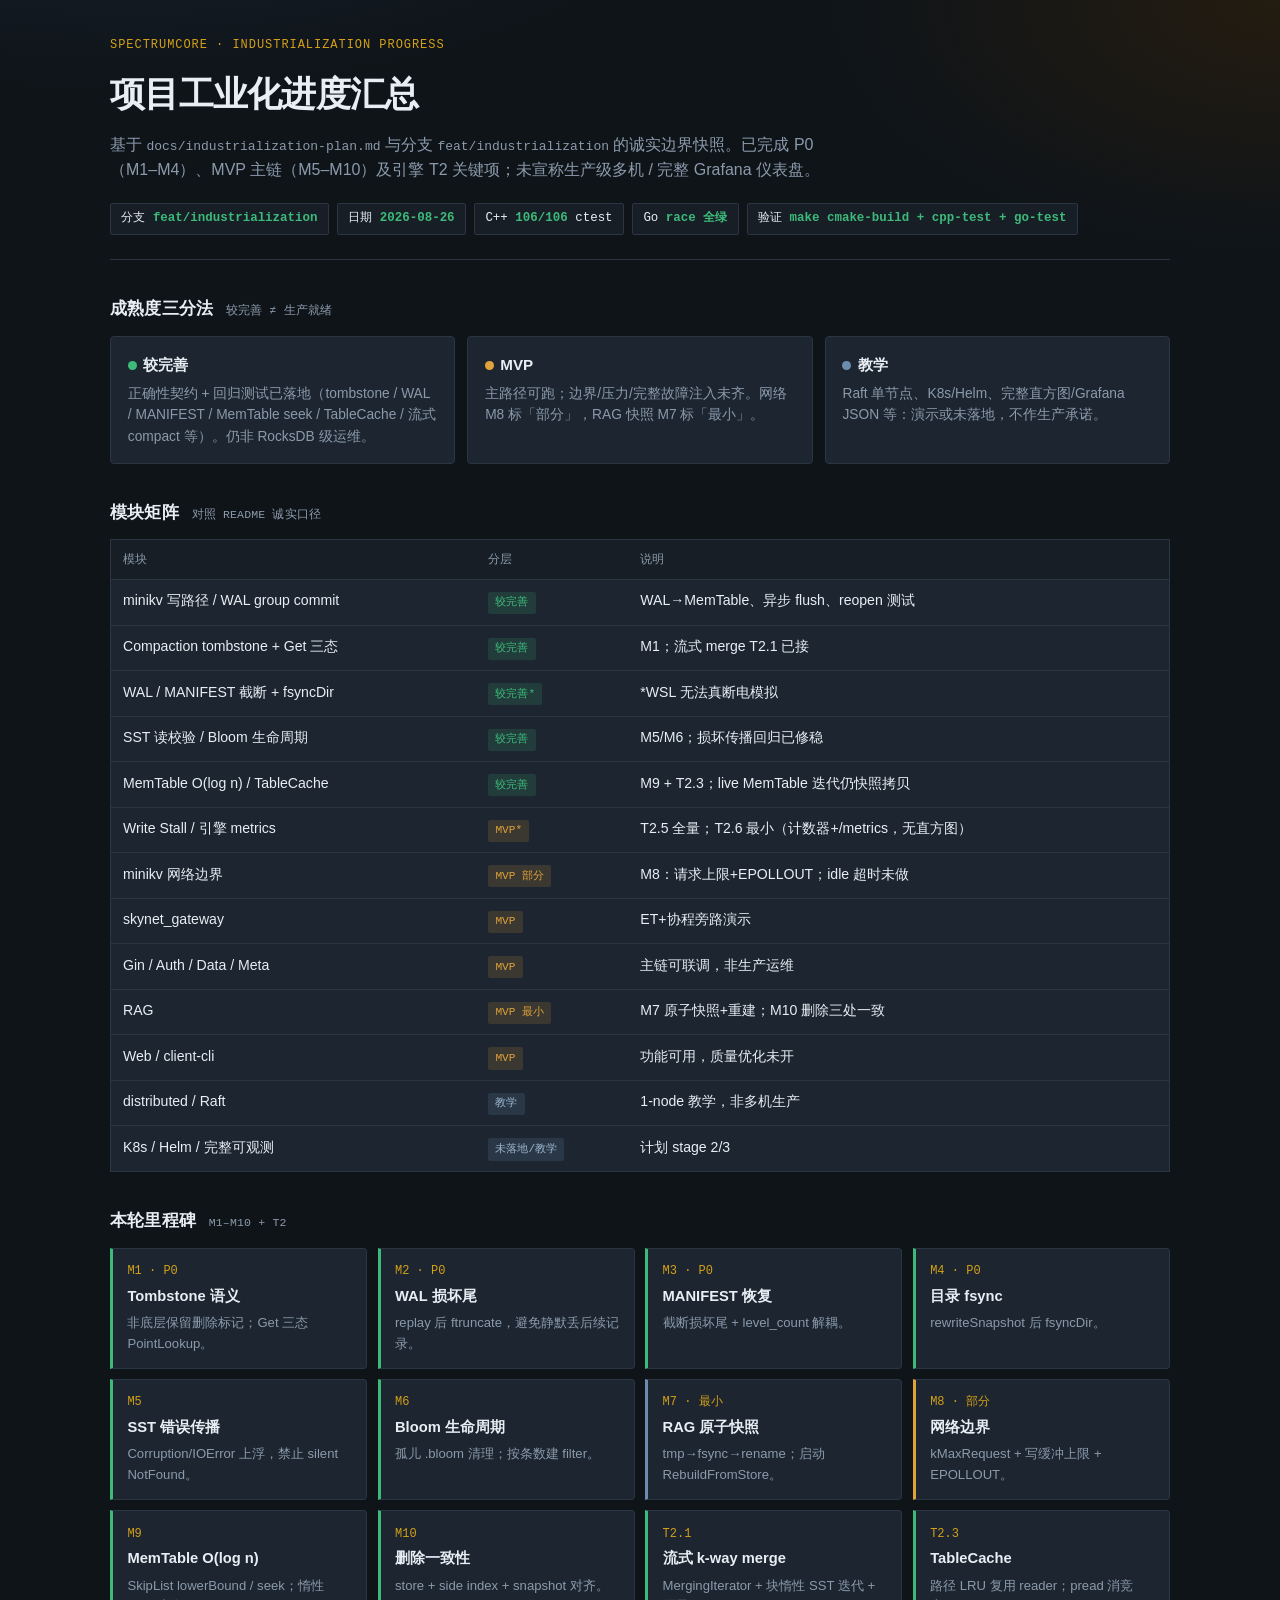
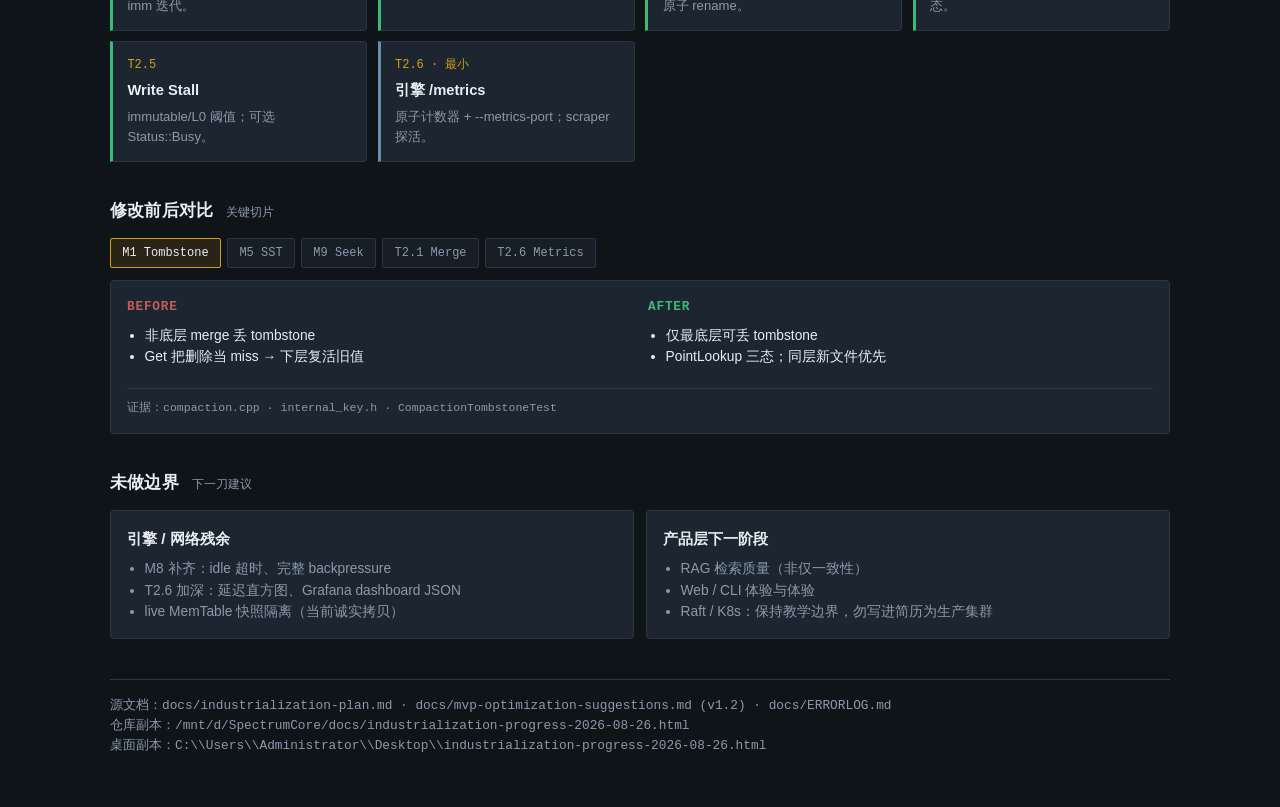
<file: docs/industrialization-progress-2026-08-26.html>
<!DOCTYPE html>
<html lang="zh-CN">
<head>
<meta charset="UTF-8" />
<meta name="viewport" content="width=device-width, initial-scale=1" />
<title>SpectrumCore 工业化进度 · 2026-08-26</title>
<style>
  :root {
    --bg: #0f1419;
    --bg2: #171e26;
    --panel: #1c2530;
    --ink: #e8eef4;
    --muted: #8b9aab;
    --line: #2a3644;
    --accent: #d4a017;
    --ok: #3dba7a;
    --partial: #e0a23a;
    --teach: #6b8cae;
    --warn: #c45c5c;
    --font-display: "IBM Plex Sans", "Segoe UI", sans-serif;
    --font-mono: "IBM Plex Mono", "Consolas", monospace;
  }
  * { box-sizing: border-box; }
  html { scroll-behavior: smooth; }
  body {
    margin: 0;
    font-family: var(--font-display);
    background:
      radial-gradient(1200px 600px at 10% -10%, #1a2838 0%, transparent 55%),
      radial-gradient(900px 500px at 100% 0%, #241c10 0%, transparent 50%),
      var(--bg);
    color: var(--ink);
    line-height: 1.55;
    min-height: 100vh;
  }
  .wrap { max-width: 1100px; margin: 0 auto; padding: 2.25rem 1.25rem 4rem; }
  header.meta {
    display: grid;
    gap: 0.75rem;
    padding-bottom: 1.5rem;
    border-bottom: 1px solid var(--line);
    margin-bottom: 2rem;
  }
  .eyebrow {
    font-family: var(--font-mono);
    font-size: 0.75rem;
    letter-spacing: 0.08em;
    text-transform: uppercase;
    color: var(--accent);
  }
  h1 {
    margin: 0;
    font-size: clamp(1.6rem, 3vw, 2.2rem);
    font-weight: 600;
    letter-spacing: -0.02em;
  }
  .sub { color: var(--muted); max-width: 46rem; margin: 0; }
  .chips {
    display: flex; flex-wrap: wrap; gap: 0.5rem;
    margin-top: 0.5rem;
  }
  .chip {
    font-family: var(--font-mono);
    font-size: 0.78rem;
    padding: 0.35rem 0.65rem;
    border: 1px solid var(--line);
    background: var(--bg2);
    border-radius: 2px;
  }
  .chip strong { color: var(--ok); font-weight: 600; }
  h2 {
    font-size: 1.05rem;
    font-weight: 600;
    margin: 2.25rem 0 0.85rem;
    letter-spacing: 0.01em;
  }
  h2 span {
    font-family: var(--font-mono);
    font-size: 0.72rem;
    color: var(--muted);
    margin-left: 0.5rem;
    font-weight: 400;
  }
  .tiers {
    display: grid;
    grid-template-columns: repeat(3, 1fr);
    gap: 0.75rem;
  }
  @media (max-width: 800px) { .tiers { grid-template-columns: 1fr; } }
  .tier {
    background: var(--panel);
    border: 1px solid var(--line);
    padding: 1rem 1.05rem;
    border-radius: 4px;
  }
  .tier h3 {
    margin: 0 0 0.4rem;
    font-size: 0.95rem;
  }
  .tier p { margin: 0; font-size: 0.86rem; color: var(--muted); }
  .dot { display: inline-block; width: 0.55rem; height: 0.55rem; border-radius: 50%; margin-right: 0.4rem; }
  .dot.ok { background: var(--ok); }
  .dot.partial { background: var(--partial); }
  .dot.teach { background: var(--teach); }
  table.matrix {
    width: 100%;
    border-collapse: collapse;
    font-size: 0.88rem;
    background: var(--panel);
    border: 1px solid var(--line);
  }
  .matrix th, .matrix td {
    text-align: left;
    padding: 0.65rem 0.75rem;
    border-bottom: 1px solid var(--line);
    vertical-align: top;
  }
  .matrix th {
    font-family: var(--font-mono);
    font-size: 0.72rem;
    color: var(--muted);
    font-weight: 500;
    background: var(--bg2);
  }
  .matrix tr:last-child td { border-bottom: 0; }
  .tag {
    display: inline-block;
    font-family: var(--font-mono);
    font-size: 0.7rem;
    padding: 0.15rem 0.45rem;
    border-radius: 2px;
    white-space: nowrap;
  }
  .tag.solid { background: rgba(61,186,122,0.15); color: var(--ok); }
  .tag.mvp { background: rgba(224,162,58,0.15); color: var(--partial); }
  .tag.teach { background: rgba(107,140,174,0.18); color: #9bb6d0; }
  .tag.done { background: rgba(61,186,122,0.15); color: var(--ok); }
  .tag.part { background: rgba(224,162,58,0.18); color: var(--partial); }
  .tag.min { background: rgba(107,140,174,0.18); color: #9bb6d0; }
  .ms-grid {
    display: grid;
    grid-template-columns: repeat(auto-fill, minmax(240px, 1fr));
    gap: 0.65rem;
  }
  .ms {
    background: var(--panel);
    border: 1px solid var(--line);
    border-left: 3px solid var(--ok);
    padding: 0.85rem 0.9rem;
    border-radius: 0 4px 4px 0;
  }
  .ms.partial { border-left-color: var(--partial); }
  .ms.minimal { border-left-color: var(--teach); }
  .ms .id {
    font-family: var(--font-mono);
    font-size: 0.75rem;
    color: var(--accent);
  }
  .ms h3 { margin: 0.25rem 0 0.35rem; font-size: 0.92rem; font-weight: 600; }
  .ms p { margin: 0; font-size: 0.82rem; color: var(--muted); }
  .tabs { display: flex; flex-wrap: wrap; gap: 0.4rem; margin-bottom: 0.75rem; }
  .tabs button {
    font-family: var(--font-mono);
    font-size: 0.75rem;
    background: var(--bg2);
    color: var(--muted);
    border: 1px solid var(--line);
    padding: 0.45rem 0.7rem;
    cursor: pointer;
    border-radius: 2px;
  }
  .tabs button[aria-selected="true"] {
    color: var(--ink);
    border-color: var(--accent);
    background: #2a2418;
  }
  .panel {
    display: none;
    background: var(--panel);
    border: 1px solid var(--line);
    padding: 1rem;
    border-radius: 4px;
  }
  .panel.active { display: grid; grid-template-columns: 1fr 1fr; gap: 1rem; }
  @media (max-width: 720px) { .panel.active { grid-template-columns: 1fr; } }
  .col h4 {
    margin: 0 0 0.5rem;
    font-size: 0.8rem;
    font-family: var(--font-mono);
    color: var(--muted);
    text-transform: uppercase;
    letter-spacing: 0.06em;
  }
  .col ul { margin: 0; padding-left: 1.1rem; font-size: 0.86rem; }
  .col.bad h4 { color: var(--warn); }
  .col.good h4 { color: var(--ok); }
  .evidence {
    grid-column: 1 / -1;
    font-family: var(--font-mono);
    font-size: 0.72rem;
    color: var(--muted);
    border-top: 1px solid var(--line);
    padding-top: 0.65rem;
    margin-top: 0.25rem;
  }
  .remain {
    display: grid;
    grid-template-columns: 1fr 1fr;
    gap: 0.75rem;
  }
  @media (max-width: 720px) { .remain { grid-template-columns: 1fr; } }
  .remain .box {
    background: var(--panel);
    border: 1px solid var(--line);
    padding: 1rem;
    border-radius: 4px;
  }
  .remain h3 { margin: 0 0 0.5rem; font-size: 0.95rem; }
  .remain ul { margin: 0; padding-left: 1.1rem; color: var(--muted); font-size: 0.86rem; }
  footer {
    margin-top: 2.5rem;
    padding-top: 1rem;
    border-top: 1px solid var(--line);
    font-size: 0.8rem;
    color: var(--muted);
    font-family: var(--font-mono);
  }
  @media (prefers-reduced-motion: reduce) {
    html { scroll-behavior: auto; }
    .ms, .tier { transition: none; }
  }
  .ms, .tier { transition: border-color 0.2s ease, transform 0.2s ease; }
  .ms:hover, .tier:hover { border-color: #3d4d5e; }
</style>
</head>
<body>
  <div class="wrap">
    <header class="meta">
      <div class="eyebrow">SpectrumCore · Industrialization Progress</div>
      <h1>项目工业化进度汇总</h1>
      <p class="sub">基于 <code>docs/industrialization-plan.md</code> 与分支 <code>feat/industrialization</code> 的诚实边界快照。已完成 P0（M1–M4）、MVP 主链（M5–M10）及引擎 T2 关键项；未宣称生产级多机 / 完整 Grafana 仪表盘。</p>
      <div class="chips">
        <span class="chip">分支 <strong>feat/industrialization</strong></span>
        <span class="chip">日期 <strong>2026-08-26</strong></span>
        <span class="chip">C++ <strong>106/106</strong> ctest</span>
        <span class="chip">Go <strong>race 全绿</strong></span>
        <span class="chip">验证 <strong>make cmake-build + cpp-test + go-test</strong></span>
      </div>
    </header>

    <h2>成熟度三分法 <span>较完善 ≠ 生产就绪</span></h2>
    <div class="tiers">
      <div class="tier">
        <h3><span class="dot ok"></span>较完善</h3>
        <p>正确性契约 + 回归测试已落地（tombstone / WAL / MANIFEST / MemTable seek / TableCache / 流式 compact 等）。仍非 RocksDB 级运维。</p>
      </div>
      <div class="tier">
        <h3><span class="dot partial"></span>MVP</h3>
        <p>主路径可跑；边界/压力/完整故障注入未齐。网络 M8 标「部分」，RAG 快照 M7 标「最小」。</p>
      </div>
      <div class="tier">
        <h3><span class="dot teach"></span>教学</h3>
        <p>Raft 单节点、K8s/Helm、完整直方图/Grafana JSON 等：演示或未落地，不作生产承诺。</p>
      </div>
    </div>

    <h2>模块矩阵 <span>对照 README 诚实口径</span></h2>
    <table class="matrix">
      <thead>
        <tr><th>模块</th><th>分层</th><th>说明</th></tr>
      </thead>
      <tbody>
        <tr><td>minikv 写路径 / WAL group commit</td><td><span class="tag solid">较完善</span></td><td>WAL→MemTable、异步 flush、reopen 测试</td></tr>
        <tr><td>Compaction tombstone + Get 三态</td><td><span class="tag solid">较完善</span></td><td>M1；流式 merge T2.1 已接</td></tr>
        <tr><td>WAL / MANIFEST 截断 + fsyncDir</td><td><span class="tag solid">较完善*</span></td><td>*WSL 无法真断电模拟</td></tr>
        <tr><td>SST 读校验 / Bloom 生命周期</td><td><span class="tag solid">较完善</span></td><td>M5/M6；损坏传播回归已修稳</td></tr>
        <tr><td>MemTable O(log n) / TableCache</td><td><span class="tag solid">较完善</span></td><td>M9 + T2.3；live MemTable 迭代仍快照拷贝</td></tr>
        <tr><td>Write Stall / 引擎 metrics</td><td><span class="tag mvp">MVP*</span></td><td>T2.5 全量；T2.6 最小（计数器+/metrics，无直方图）</td></tr>
        <tr><td>minikv 网络边界</td><td><span class="tag mvp">MVP 部分</span></td><td>M8：请求上限+EPOLLOUT；idle 超时未做</td></tr>
        <tr><td>skynet_gateway</td><td><span class="tag mvp">MVP</span></td><td>ET+协程旁路演示</td></tr>
        <tr><td>Gin / Auth / Data / Meta</td><td><span class="tag mvp">MVP</span></td><td>主链可联调，非生产运维</td></tr>
        <tr><td>RAG</td><td><span class="tag mvp">MVP 最小</span></td><td>M7 原子快照+重建；M10 删除三处一致</td></tr>
        <tr><td>Web / client-cli</td><td><span class="tag mvp">MVP</span></td><td>功能可用，质量优化未开</td></tr>
        <tr><td>distributed / Raft</td><td><span class="tag teach">教学</span></td><td>1-node 教学，非多机生产</td></tr>
        <tr><td>K8s / Helm / 完整可观测</td><td><span class="tag teach">未落地/教学</span></td><td>计划 stage 2/3</td></tr>
      </tbody>
    </table>

    <h2>本轮里程碑 <span>M1–M10 + T2</span></h2>
    <div class="ms-grid">
      <article class="ms"><div class="id">M1 · P0</div><h3>Tombstone 语义</h3><p>非底层保留删除标记；Get 三态 PointLookup。</p></article>
      <article class="ms"><div class="id">M2 · P0</div><h3>WAL 损坏尾</h3><p>replay 后 ftruncate，避免静默丢后续记录。</p></article>
      <article class="ms"><div class="id">M3 · P0</div><h3>MANIFEST 恢复</h3><p>截断损坏尾 + level_count 解耦。</p></article>
      <article class="ms"><div class="id">M4 · P0</div><h3>目录 fsync</h3><p>rewriteSnapshot 后 fsyncDir。</p></article>
      <article class="ms"><div class="id">M5</div><h3>SST 错误传播</h3><p>Corruption/IOError 上浮，禁止 silent NotFound。</p></article>
      <article class="ms"><div class="id">M6</div><h3>Bloom 生命周期</h3><p>孤儿 .bloom 清理；按条数建 filter。</p></article>
      <article class="ms minimal"><div class="id">M7 · 最小</div><h3>RAG 原子快照</h3><p>tmp→fsync→rename；启动 RebuildFromStore。</p></article>
      <article class="ms partial"><div class="id">M8 · 部分</div><h3>网络边界</h3><p>kMaxRequest + 写缓冲上限 + EPOLLOUT。</p></article>
      <article class="ms"><div class="id">M9</div><h3>MemTable O(log n)</h3><p>SkipList lowerBound / seek；惰性 imm 迭代。</p></article>
      <article class="ms"><div class="id">M10</div><h3>删除一致性</h3><p>store + side index + snapshot 对齐。</p></article>
      <article class="ms"><div class="id">T2.1</div><h3>流式 k-way merge</h3><p>MergingIterator + 块惰性 SST 迭代 + 原子 rename。</p></article>
      <article class="ms"><div class="id">T2.3</div><h3>TableCache</h3><p>路径 LRU 复用 reader；pread 消竞态。</p></article>
      <article class="ms"><div class="id">T2.5</div><h3>Write Stall</h3><p>immutable/L0 阈值；可选 Status::Busy。</p></article>
      <article class="ms minimal"><div class="id">T2.6 · 最小</div><h3>引擎 /metrics</h3><p>原子计数器 + --metrics-port；scraper 探活。</p></article>
    </div>

    <h2>修改前后对比 <span>关键切片</span></h2>
    <div class="tabs" role="tablist" aria-label="Before after milestones">
      <button type="button" role="tab" aria-selected="true" data-tab="m1">M1 Tombstone</button>
      <button type="button" role="tab" aria-selected="false" data-tab="m5">M5 SST</button>
      <button type="button" role="tab" aria-selected="false" data-tab="m9">M9 Seek</button>
      <button type="button" role="tab" aria-selected="false" data-tab="t21">T2.1 Merge</button>
      <button type="button" role="tab" aria-selected="false" data-tab="t26">T2.6 Metrics</button>
    </div>

    <div id="m1" class="panel active" role="tabpanel">
      <div class="col bad"><h4>Before</h4><ul>
        <li>非底层 merge 丢 tombstone</li>
        <li>Get 把删除当 miss → 下层复活旧值</li>
      </ul></div>
      <div class="col good"><h4>After</h4><ul>
        <li>仅最底层可丢 tombstone</li>
        <li>PointLookup 三态；同层新文件优先</li>
      </ul></div>
      <div class="evidence">证据：compaction.cpp · internal_key.h · CompactionTombstoneTest</div>
    </div>

    <div id="m5" class="panel" role="tabpanel">
      <div class="col bad"><h4>Before</h4><ul>
        <li>readBlock 失败 → nullopt / NotFound</li>
        <li>损坏 SST 被更旧层「顶替回答」</li>
      </ul></div>
      <div class="col good"><h4>After</h4><ul>
        <li>lookup 返回 Status + PointLookup</li>
        <li>DB::get 传播 Corruption/IOError</li>
      </ul></div>
      <div class="evidence">证据：sstable_reader.* · SSTableCorruptionTest（含删 WAL 后 reopen）</div>
    </div>

    <div id="m9" class="panel" role="tabpanel">
      <div class="col bad"><h4>Before</h4><ul>
        <li>lookup 全表 entries() 线性扫</li>
        <li>迭代器默认大向量拷贝</li>
      </ul></div>
      <div class="col good"><h4>After</h4><ul>
        <li>SkipList findGreaterOrEqual O(log n)</li>
        <li>imm 惰性游标；live MemTable 仍快照（诚实边界）</li>
      </ul></div>
      <div class="evidence">证据：skip_list.h · memtable.cpp · MemTableSeekTest / SkipListSeekTest</div>
    </div>

    <div id="t21" class="panel" role="tabpanel">
      <div class="col bad"><h4>Before</h4><ul>
        <li>merge 可能整表装入内存</li>
        <li>SST 迭代全文件快照</li>
      </ul></div>
      <div class="col good"><h4>After</h4><ul>
        <li>k-way MergingIterator 流式写出</li>
        <li>按块惰性 SSTableIterator；tmp→fsync→rename</li>
      </ul></div>
      <div class="evidence">证据：compaction.cpp · sstable_iterator.* · CompactionStreamTest</div>
    </div>

    <div id="t26" class="panel" role="tabpanel">
      <div class="col bad"><h4>Before</h4><ul>
        <li>C++ 引擎零指标</li>
        <li>observability 只刮 Go 层</li>
      </ul></div>
      <div class="col good"><h4>After（最小）</h4><ul>
        <li>EngineMetrics + GET /metrics /healthz</li>
        <li>scraper 探 minikv；prometheus.yml 注释更新</li>
        <li>无延迟直方图 / Grafana JSON（诚实）</li>
      </ul></div>
      <div class="evidence">证据：utils/metrics.* · --metrics-port · EngineMetricsTest · scraper.go</div>
    </div>

    <h2>未做边界 <span>下一刀建议</span></h2>
    <div class="remain">
      <div class="box">
        <h3>引擎 / 网络残余</h3>
        <ul>
          <li>M8 补齐：idle 超时、完整 backpressure</li>
          <li>T2.6 加深：延迟直方图、Grafana dashboard JSON</li>
          <li>live MemTable 快照隔离（当前诚实拷贝）</li>
        </ul>
      </div>
      <div class="box">
        <h3>产品层下一阶段</h3>
        <ul>
          <li>RAG 检索质量（非仅一致性）</li>
          <li>Web / CLI 体验与体验</li>
          <li>Raft / K8s：保持教学边界，勿写进简历为生产集群</li>
        </ul>
      </div>
    </div>

    <footer>
      源文档：docs/industrialization-plan.md · docs/mvp-optimization-suggestions.md (v1.2) · docs/ERRORLOG.md<br />
      仓库副本：/mnt/d/SpectrumCore/docs/industrialization-progress-2026-08-26.html<br />
      桌面副本：C:\\Users\\Administrator\\Desktop\\industrialization-progress-2026-08-26.html
    </footer>
  </div>
  <script>
    (function () {
      var tabs = document.querySelectorAll('[role="tab"]');
      var panels = document.querySelectorAll('[role="tabpanel"]');
      tabs.forEach(function (btn) {
        btn.addEventListener('click', function () {
          var id = btn.getAttribute('data-tab');
          tabs.forEach(function (b) { b.setAttribute('aria-selected', b === btn ? 'true' : 'false'); });
          panels.forEach(function (p) {
            p.classList.toggle('active', p.id === id);
          });
        });
      });
    })();
  </script>
</body>
</html>
</file>
